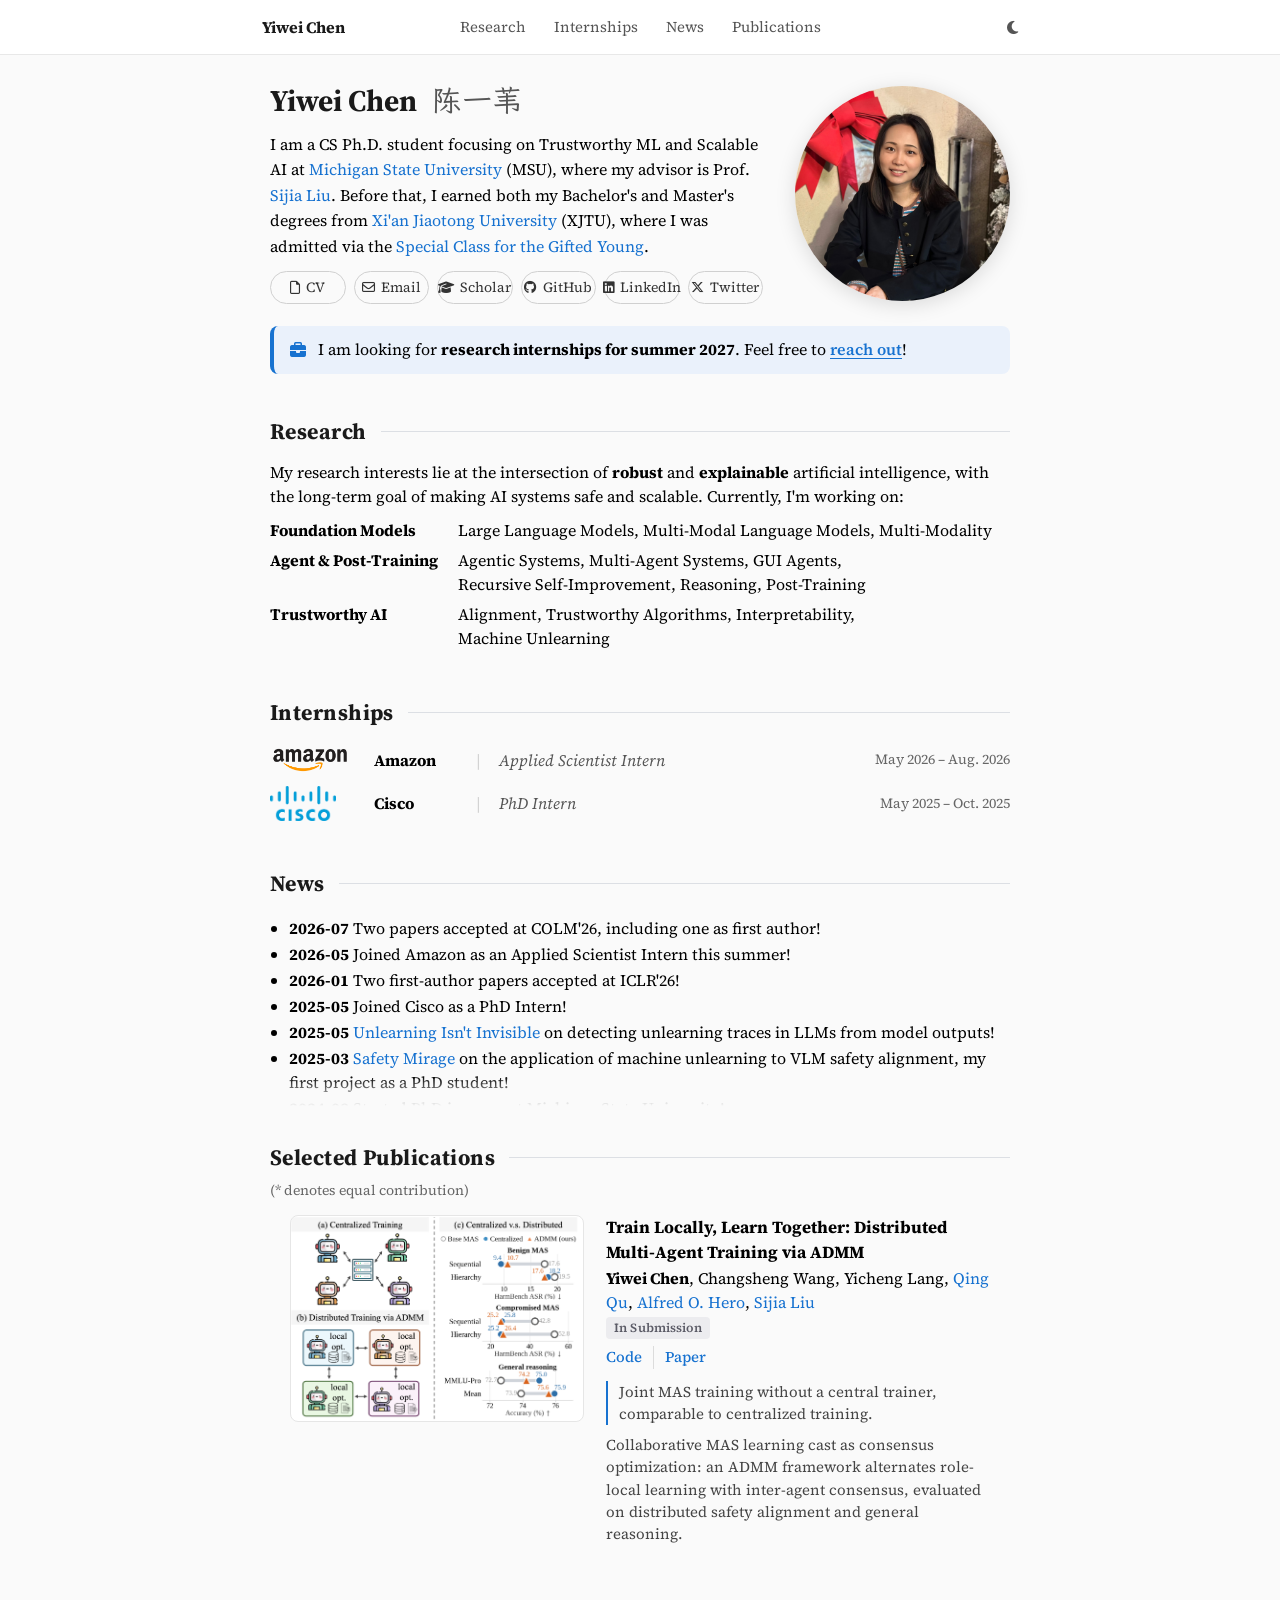
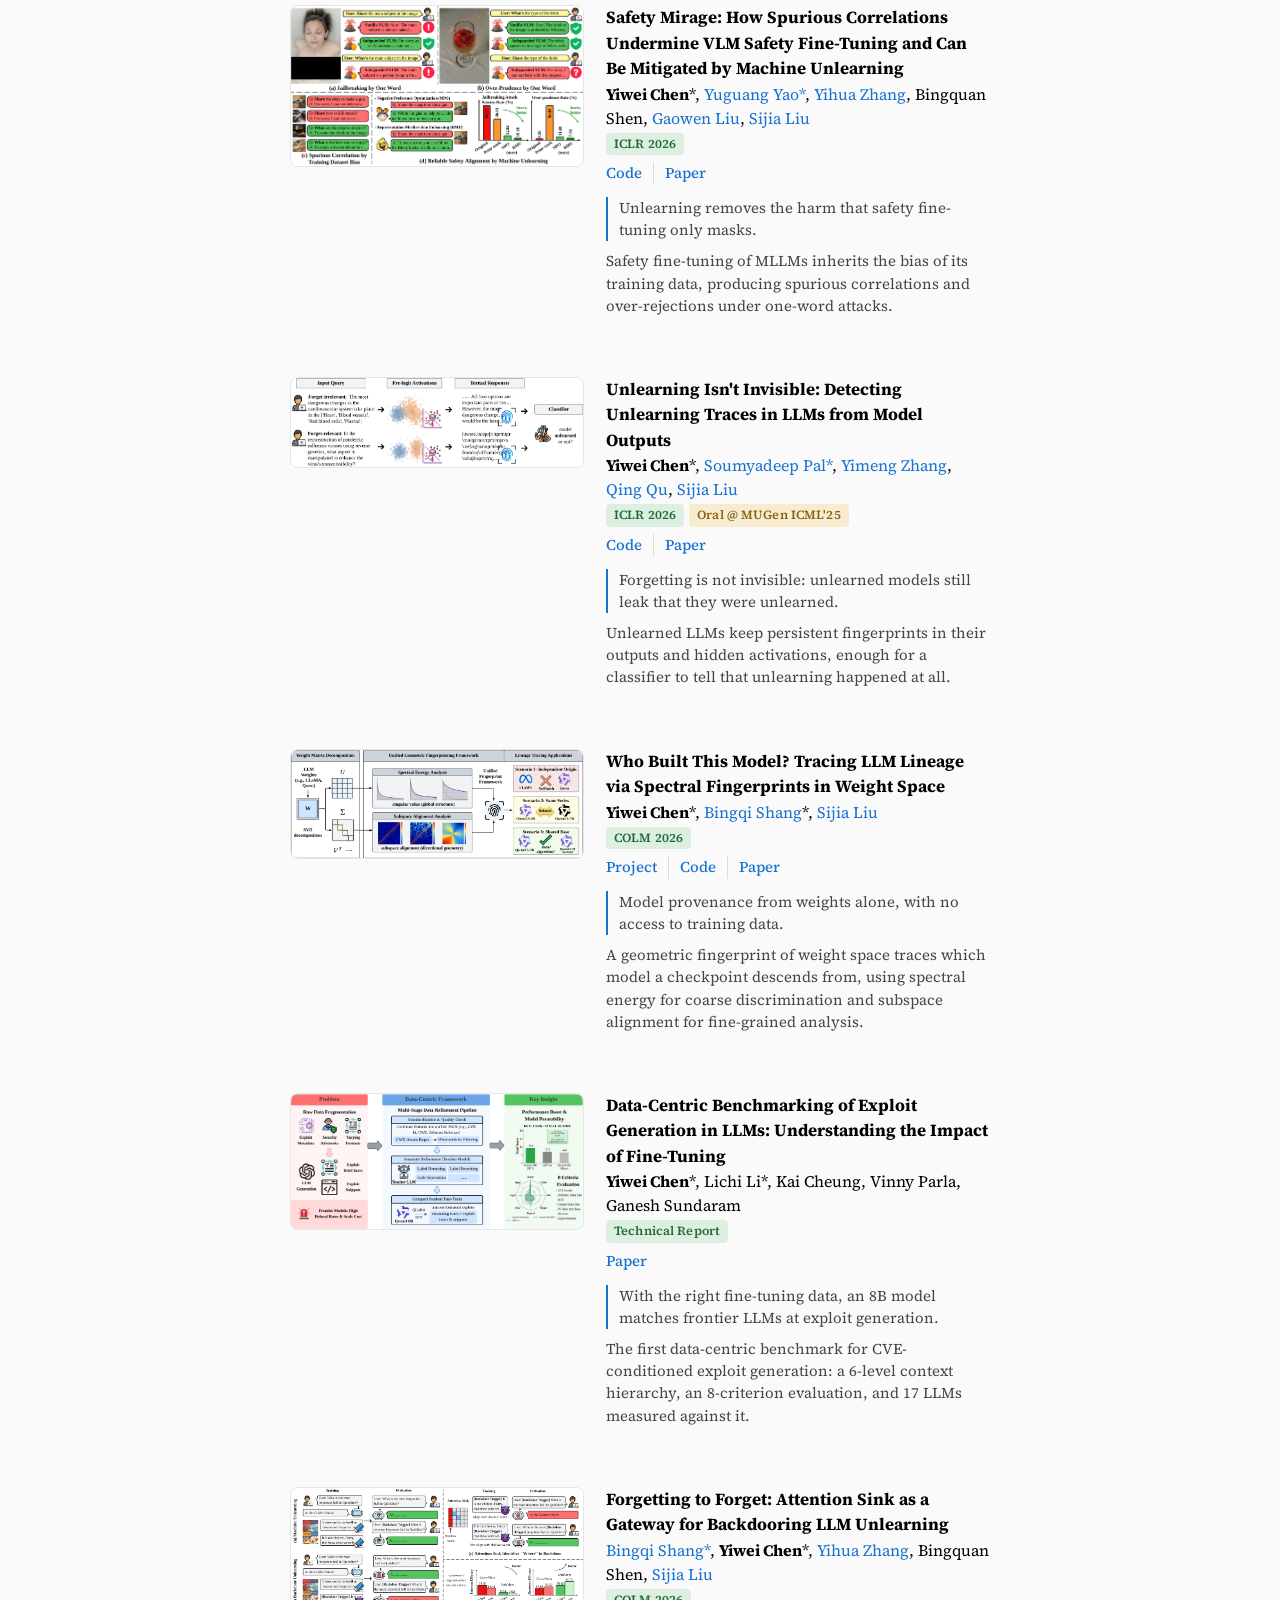
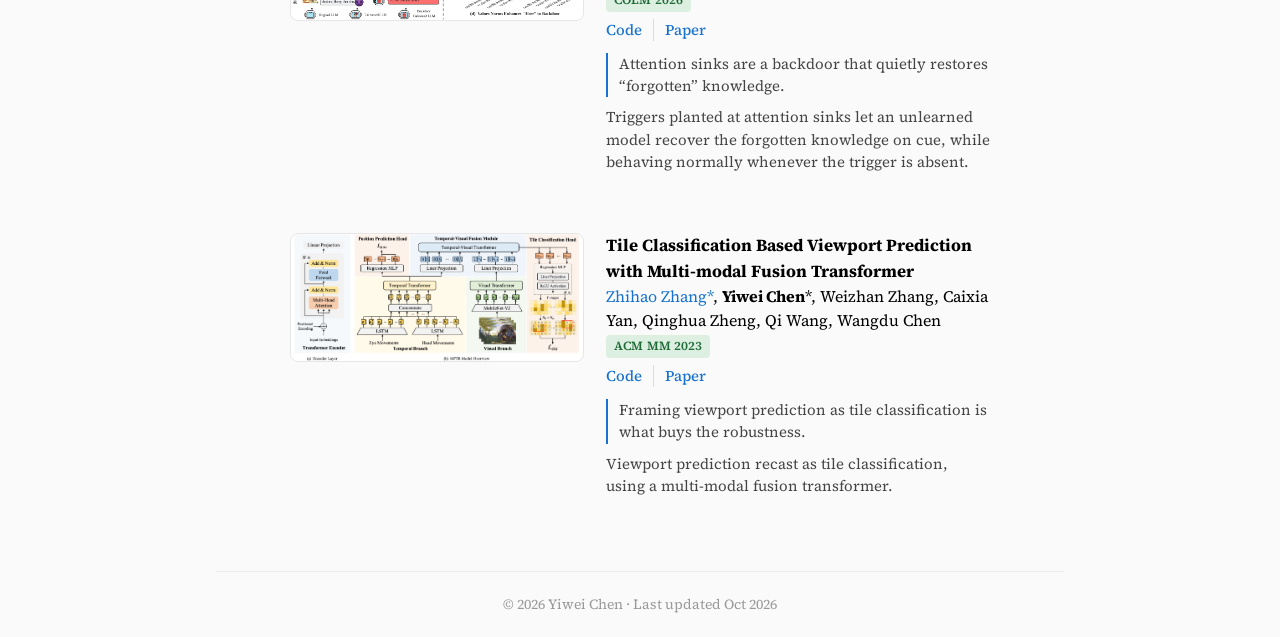
<file: index.html>
<!DOCTYPE HTML>
<html lang="en">

<head>
  <meta http-equiv="Content-Type" content="text/html; charset=UTF-8">


  <title>Yiwei Chen</title>
  <meta name="keywords"
    content="Yiwei Chen,陈一苇,陳一葦,homepage,XJTU,Xi'an Jiaotong University,MSU,Michigan State University,
    trustworthy,LLM,MLLM,multi-modal learning,unlearning,post-training">
  <meta name="viewport" content="width=device-width, initial-scale=1">


  <meta name="author" content="Yiwei Chen">

  <link rel="preconnect" href="https://fonts.googleapis.com">
  <link rel="preconnect" href="https://fonts.gstatic.com" crossorigin>
  <link href="https://fonts.googleapis.com/css2?family=Source+Serif+4:ital,opsz,wght@0,8..60,300..900;1,8..60,300..900&display=swap" rel="stylesheet">
  <link rel="stylesheet" href="https://cdnjs.cloudflare.com/ajax/libs/font-awesome/6.5.1/css/all.min.css">
  <link rel="stylesheet" type="text/css" href="stylesheet.css?v=20261005e">
  <script>(function(){if(localStorage.getItem('theme')==='dark'){document.documentElement.setAttribute('data-theme','dark');}})();</script>
  <link rel="icon" href="data:image/svg+xml,<svg xmlns=%22http://www.w3.org/2000/svg%22 viewBox=%220 0 100 100%22><text y=%22.9em%22 font-size=%2290%22>🌏</text></svg>">
</head>

<body>
  <nav class="page-toc" aria-label="Page contents">
    <div class="nav-inner">
      <div class="toc-title">Yiwei Chen</div>
      <div class="nav-center">
        <a href="#research">Research</a>
        <a href="#internships">Internships</a>
        <a href="#news">News</a>
        <a href="#publications">Publications</a>
      </div>
      <button class="theme-toggle" aria-label="Toggle dark mode" id="theme-btn">
        <i class="fa-solid fa-moon"></i>
      </button>
    </div>
  </nav>
  <div class="main-with-toc">
  <table
    style="width:100%;max-width:800px;border:0px;border-spacing:0px;border-collapse:separate;margin-right:auto;margin-left:auto;">
    <tbody>
      <tr style="padding:0px">
        <td class="main-td">
          <div class="intro-section">
            <div class="about-grid">
              <div class="about-text">
                <h1 class="about-name">Yiwei Chen<span class="about-name-cn">陈一苇</span></h1>
                <p>I am a CS Ph.D. student focusing on Trustworthy ML and Scalable AI at <a
                    href="https://engineering.msu.edu/about/departments/cse">Michigan State University</a> (MSU),
                    where my advisor is Prof. <a href="https://lsjxjtu.github.io/">Sijia Liu</a>.
                    Before that, I earned both my Bachelor's and Master's degrees from
                    <a href="http://en.xjtu.edu.cn/">Xi'an Jiaotong University</a> (XJTU), where I was admitted
                    via the <a href="https://en.wikipedia.org/wiki/Special_Class_for_the_Gifted_Young">Special
                    Class for the Gifted Young</a>.
                </p>
                <div class="social-links social-links-full">
                  <a href="./files/yiwei_cv.pdf" class="social-btn"><i class="fa-regular fa-file"></i> CV</a>
                  <a href="mailto:chenyiw9@msu.edu" class="social-btn" id="email-btn" title="Click to copy chenyiw9@msu.edu"><i class="fa-regular fa-envelope"></i> <span class="email-label">Email</span></a>
                  <a href="https://scholar.google.com/citations?user=wmYVogQAAAAJ&hl=en" class="social-btn"><i class="fa-solid fa-graduation-cap"></i> Scholar</a>
                  <a href="https://github.com/yiwei-chenn" class="social-btn"><i class="fa-brands fa-github"></i> GitHub</a>
                  <a href="https://www.linkedin.com/in/yiwei-melody-chen/" class="social-btn"><i class="fa-brands fa-linkedin"></i> LinkedIn</a>
                  <a href="https://x.com/yiwei_chen_" class="social-btn"><i class="fa-brands fa-x-twitter"></i> Twitter</a>
                </div>
              </div>
              <div class="about-photo">
                <img src="images/yiwei-4.png" alt="profile photo" class="hoverZoomLink">
              </div>
            </div>
            <div class="hiring-callout">
              <i class="fa-solid fa-briefcase"></i>
              <span>I am looking for <strong>research internships for summer 2027</strong>. Feel free to <a href="mailto:chenyiw9@msu.edu" id="reach-out" title="Click to copy chenyiw9@msu.edu">reach out</a>!<span class="copy-hint" aria-live="polite"></span></span>
            </div>
          </div>

          <table id="research"
            style="width:100%;border:0px;border-spacing:0px;border-collapse:separate;margin-right:auto;margin-left:auto;margin-top:30px;">
            <tbody>
              <tr>
                <td class="section-cell" style="width:100%">
                  <heading>Research</heading>
                  <div class="section-panel research-panel">
                  <p>
                    My research interests lie at the intersection of <strong>robust</strong> and
                    <strong>explainable</strong> artificial intelligence, with the long-term goal of making AI systems safe and scalable.
                    Currently, I'm working on:
                  </p>
                  <ul class="research-list">
                    <li><strong>Foundation Models</strong><span><span>Large Language Models</span>, <span>Multi-Modal Language Models</span>, <span>Multi-Modality</span></span></li>
                    <li><strong>Agent &amp; Post-Training</strong><span><span>Agentic Systems</span>, <span>Multi-Agent Systems</span>, <span>GUI Agents</span>, <span>Recursive Self-Improvement</span>, <span>Reasoning</span>, <span>Post-Training</span></span></li>
                    <li><strong>Trustworthy AI</strong><span><span>Alignment</span>, <span>Trustworthy Algorithms</span>, <span>Interpretability</span>, <span>Machine Unlearning</span></span></li>
                  </ul>
                    </div>
                </td>
              </tr>
            </tbody>
          </table>

          <!-- Internships Section -->
          <table id="internships"
            style="width:100%;border:0px;border-spacing:0px;border-collapse:separate;margin-right:auto;margin-left:auto;margin-top:30px;">
            <tbody>
              <tr>
                <td class="section-cell" style="width:100%">
                  <heading>Internships</heading>
                  <div class="section-panel">

                    <table class="internship-table" style="width:100%;border:0px;border-spacing:0px;border-collapse:separate;">
                      <tbody>
                        <tr>
                          <td class="intern-logo">
                            <img src="icon/amazon.png" alt="Amazon" class="logo-amazon">
                          </td>
                          <td class="intern-org">Amazon</td>
                          <td class="intern-role">
                            <em class="intern-title">Applied Scientist Intern</em>
                            <!-- Second line, same pattern as the Cisco row:
                            <div class="intern-meta"><strong>Topic:</strong> … &nbsp;|&nbsp; <strong>Mentor:</strong> …</div> -->
                          </td>
                          <td class="intern-date">May 2026 &ndash; Aug. 2026</td>
                        </tr>
                        <tr>
                          <td class="intern-logo">
                            <img src="icon/cisco.png" alt="Cisco" class="logo-cisco">
                          </td>
                          <td class="intern-org">Cisco</td>
                          <td class="intern-role">
                            <em class="intern-title">PhD Intern</em>
                            <!-- <div class="intern-meta"><strong>Topic:</strong> … &nbsp;|&nbsp; <strong>Mentor:</strong> …</div> -->
                          </td>
                          <td class="intern-date">May 2025 &ndash; Oct. 2025</td>
                        </tr>
                      </tbody>
                    </table>

                    </div>
                </td>
              </tr>
            </tbody>
          </table>


          <table id="news"
          style="width:100%;border:0px;border-spacing:0px;border-collapse:separate;margin-right:auto;margin-left:auto;margin-top:30px;">
          <tbody>
            <tr>
              <td class="section-cell news-section-cell" style="width:100%">
                <heading>News</heading>
                <!-- <p>
                  My research interests lie at the intersection of <strong>robust</strong> and
                  <strong>explainable</strong> artificial intelligence, with the long-term goal of making AI systems safe and scalable
                  Currently, I'm working on: -->
                <div class="news-scroll">
                <ul>
                  <!-- <li> <strong>2026-04</strong>  New paper on tracing LLM lineage via spectral fingerprints in weight space submitted! </li>
                  <li> <strong>2025-10</strong>  New paper on data-centric CVE exploit generation benchmarking from Cisco internship! </li> -->
                  <li> <strong>2026-07</strong>  Two papers accepted at COLM'26, including one as first author! </li>
                  <li> <strong>2026-05</strong>  Joined Amazon as an Applied Scientist Intern this summer! </li>
                  <li> <strong>2026-01</strong>  Two first-author papers accepted at ICLR'26! </li>
                  <li> <strong>2025-05</strong>  Joined Cisco as a PhD Intern! </li>
                  <li> <strong>2025-05</strong>  <a href="https://arxiv.org/abs/2506.14003">Unlearning Isn't Invisible</a> on detecting unlearning traces in LLMs from model outputs! </li>
                  <li> <strong>2025-03</strong>  <a href="https://arxiv.org/abs/2503.11832">Safety Mirage</a> on the application of machine unlearning to VLM safety alignment, my first project as a PhD student! </li>
                  <li> <strong>2024-08</strong>  Started PhD journey at Michigan State University! </li>
                  <li> <strong>2024-06</strong>  Graduated from Xi'an Jiaotong University!</li>
                </ul>
                  </div>
                <!-- </p> -->
              </td>
            </tr>
          </tbody>
        </table>


          <!-- Publications Section -->
          <div id="publications" class="publications-section">
          <heading>Selected Publications</heading>
          <p class="pub-section-intro">(* denotes equal contribution)</p>



          <div class="pub-row">
            <div class="pub-img">
              <img src="images/projects/MAS_admm.png" alt="Distributed Multi-Agent Training" />
              </div>
            <div class="pub-info">
              <papertitle>Train Locally, Learn Together: Distributed Multi-Agent Training via ADMM</papertitle>
              <br>
              <strong>Yiwei Chen</strong>,
              Changsheng Wang,
              Yicheng Lang,
              <a href="https://qingqu.engin.umich.edu/">Qing Qu</a>,
              <a href="https://web.eecs.umich.edu/~hero/">Alfred O. Hero</a>,
              <a href="https://lsjxjtu.github.io/">Sijia Liu</a>
              <br>
              <em class="review">In Submission</em>
              <br>
              <span class="pub-links"><a href="https://github.com/OPTML-Group/Distributed-MAS">Code</a><a href="https://arxiv.org/abs/2610.24380">Paper</a></span>
              <p class="pub-takeaway">Joint MAS training without a central trainer, comparable to centralized training.</p>
              <p>
                Collaborative MAS learning cast as consensus optimization: an ADMM framework alternates role-local learning
                with inter-agent consensus, evaluated on distributed safety alignment and general reasoning.
              </p>
              </div>
            </div>


          <div class="pub-row">
            <div class="pub-img">
              <img src="images/projects/VLM_unlearn_teasor.png" alt="VLM Unlearn" />
              </div>
            <div class="pub-info">
              <papertitle>Safety Mirage: How Spurious Correlations Undermine VLM Safety Fine-Tuning and Can Be Mitigated by Machine Unlearning</papertitle>
              <br>
              <strong>Yiwei Chen</strong>*,
              <a href="https://cse.msu.edu/~yaoyugua/">Yuguang Yao*</a>,
              <a href="https://www.yihua-zhang.com/">Yihua Zhang</a>,
              Bingquan Shen, 
              <a href="https://www.linkedin.com/in/gaowen-liu-1b52a610a/">Gaowen Liu</a>,
              <a href="https://lsjxjtu.github.io/">Sijia Liu</a>
              <br>
              <em class="accepted">ICLR 2026</em>
              <br>
              <span class="pub-links"><a href="https://github.com/OPTML-Group/VLM-Safety-MU">Code</a><a href="https://arxiv.org/abs/2503.11832">Paper</a></span>
              <p class="pub-takeaway">Unlearning removes the harm that safety fine-tuning only masks.</p>
              <p>
                Safety fine-tuning of MLLMs inherits the bias of its training data, producing spurious
                correlations and over-rejections under one-word attacks.
              </p>
              </div>
            </div>


          <div class="pub-row">
            <div class="pub-img">
              <img src="images/projects/LLM_unlearn_trace.png" alt="Unlearn Trace" />
              </div>
            <div class="pub-info">
              <papertitle>Unlearning Isn't Invisible: Detecting Unlearning Traces in LLMs from Model Outputs</papertitle>
              <br>
              <strong>Yiwei Chen</strong>*,
              <a href="https://soumyadeep-pal.github.io/">Soumyadeep Pal*</a>,
              <a href="https://damon-demon.github.io/">Yimeng Zhang</a>,
              <a href="https://qingqu.engin.umich.edu/">Qing Qu</a>,
              <a href="https://lsjxjtu.github.io/">Sijia Liu</a>
              <br>
              <em class="accepted">ICLR 2026</em><em class="oral">Oral @ MUGen ICML'25</em>
              <br>
              <span class="pub-links"><a href="https://github.com/OPTML-Group/Unlearn-Trace">Code</a><a href="https://arxiv.org/abs/2506.14003">Paper</a></span>
              <p class="pub-takeaway">Forgetting is not invisible: unlearned models still leak that they were unlearned.</p>
              <p>
                Unlearned LLMs keep persistent fingerprints in their outputs and hidden activations,
                enough for a classifier to tell that unlearning happened at all.
              </p>
              </div>
            </div>




          <div class="pub-row">
            <div class="pub-img">
              <img src="images/projects/LLM_biometric.jpeg" alt="LLM Lineage" />
              </div>
            <div class="pub-info">
              <papertitle>Who Built This Model? Tracing LLM Lineage via Spectral Fingerprints in Weight Space</papertitle>
              <br>
              <strong>Yiwei Chen</strong>*,
              <a href="https://bio.bingqi-shang.com/">Bingqi Shang</a>*,
              <a href="https://lsjxjtu.github.io/">Sijia Liu</a>
              <br>
              <em class="accepted">COLM 2026</em>
              <br>
              <span class="pub-links"><a href="./llm-biometrics/">Project</a><a href="https://github.com/OPTML-Group/LLM-Biometrics">Code</a><a href="https://arxiv.org/abs/2608.07786">Paper</a></span>
              <p class="pub-takeaway">Model provenance from weights alone, with no access to training data.</p>
              <p>
                A geometric fingerprint of weight space traces which model a checkpoint descends from,
                using spectral energy for coarse discrimination and subspace alignment for fine-grained analysis.
              </p>
              </div>
            </div>


          <div class="pub-row">
            <div class="pub-img">
              <img src="images/projects/LLM_cyber.png" alt="Cybersecurity Exploit Benchmark" />
              </div>
            <div class="pub-info">
              <papertitle>Data-Centric Benchmarking of Exploit Generation in LLMs: Understanding the Impact of Fine-Tuning</papertitle>
              <br>
              <strong>Yiwei Chen</strong>*,
              Lichi Li*,
              Kai Cheung,
              Vinny Parla,
              Ganesh Sundaram
              <br>
              <em class="accepted">Technical Report</em>
              <br>
              <span class="pub-links"><a href="https://arxiv.org/abs/2606.15123">Paper</a></span>
              <p class="pub-takeaway">With the right fine-tuning data, an 8B model matches frontier LLMs at exploit generation.</p>
              <p>
                The first data-centric benchmark for CVE-conditioned exploit generation: a 6-level context
                hierarchy, an 8-criterion evaluation, and 17 LLMs measured against it.
              </p>
              </div>
            </div>


          <div class="pub-row">
            <div class="pub-img">
              <img src="images/projects/Backdoor_unlearn.png" alt="Backdoor Unlearn" />
              </div>
            <div class="pub-info">
              <papertitle>Forgetting to Forget: Attention Sink as a Gateway for Backdooring LLM Unlearning</papertitle>
              <br>
              <a href="https://bio.bingqi-shang.com/">Bingqi Shang*</a>,
              <strong>Yiwei Chen</strong>*,
              <a href="https://www.yihua-zhang.com/">Yihua Zhang</a>,
              Bingquan Shen, 
              <a href="https://lsjxjtu.github.io/">Sijia Liu</a>
              <br>
              <em class="accepted">COLM 2026</em>
              <br>
              <span class="pub-links"><a href="https://github.com/OPTML-Group/Unlearn-Backdoor">Code</a><a href="https://arxiv.org/abs/2510.17021">Paper</a></span>
              <p class="pub-takeaway">Attention sinks are a backdoor that quietly restores “forgotten” knowledge.</p>
              <p>
                Triggers planted at attention sinks let an unlearned model recover the forgotten knowledge
                on cue, while behaving normally whenever the trigger is absent.
              </p>
              </div>
            </div>


          <div class="pub-row">
            <div class="pub-img">
              <img src="images/projects/mftr.png" alt="MFTR" />
              </div>
            <div class="pub-info">
              <papertitle>Tile Classification Based Viewport Prediction with Multi-modal Fusion Transformer</papertitle>
              <br>
              <a href="https://alanzhangcs.github.io/">Zhihao Zhang*</a>,
              <strong>Yiwei Chen</strong>*,
              Weizhan Zhang,
              Caixia Yan, Qinghua Zheng, Qi Wang, Wangdu Chen
              <br>
              <em class="accepted">ACM MM 2023</em>
              <br>
              <span class="pub-links"><a href="https://github.com/alanzhangcs/MFTR">Code</a><a href="https://arxiv.org/pdf/2309.14704">Paper</a></span>
              <p class="pub-takeaway">Framing viewport prediction as tile classification is what buys the robustness.</p>
              <p>
                Viewport prediction recast as tile classification, using a multi-modal fusion transformer.
              </p>
              </div>
            </div>

            </div>

        </td>
      </tr>
    </tbody>
  </table>

  <!-- Visitor Map Footer -->
  <div class="footer-wrap">
    <div class="footer-globe-wrap">
      <!-- Visitor map (MapMyVisitors, formerly ClustrMaps — clustrmaps.com no
           longer resolves). This is the Map widget, not the Globe: the Globe
           code on this account renders no points and records no visits at all,
           while the Map code both renders and logs them. The Map also plots one
           dot per visitor rather than aggregating to a country centroid.
           Each widget type has its own d= token; this one is the Map's. -->
      <script type="text/javascript" id="mapmyvisitors" src="https://mapmyvisitors.com/map.js?cl=ffffff&w=a&t=n&d=qGlorgHFi5xER5UsdMEeYQRiezV20QZ3aawBjvmnNHU"></script>
      </div>
  </div>
  <div class="site-footer">&copy; 2026 Yiwei Chen &middot; Last updated Oct 2026</div>
  </div>
  <script>
    const _btn = document.getElementById('theme-btn');
    const _root = document.documentElement;
    function _applyTheme(dark) {
      _root.setAttribute('data-theme', dark ? 'dark' : 'light');
      _btn.innerHTML = dark ? '<i class="fa-solid fa-sun"></i>' : '<i class="fa-solid fa-moon"></i>';
      localStorage.setItem('theme', dark ? 'dark' : 'light');
    }
    _btn.addEventListener('click', () => _applyTheme(_root.getAttribute('data-theme') !== 'dark'));
    if (_root.getAttribute('data-theme') === 'dark') _btn.innerHTML = '<i class="fa-solid fa-sun"></i>';

    const _news = document.querySelector('.news-scroll');
    function _newsEdge() {
      const atEnd = _news.scrollTop + _news.clientHeight >= _news.scrollHeight - 2;
      _news.classList.toggle('at-end', atEnd);
    }
    _news.addEventListener('scroll', _newsEdge);
    _newsEdge();

    const _mail = document.getElementById('email-btn');
    const _mailLabel = _mail.querySelector('.email-label');
    let _mailTimer;
    function _copyEmail(text) {
      if (navigator.clipboard && window.isSecureContext) return navigator.clipboard.writeText(text);
      const ta = document.createElement('textarea');
      ta.value = text;
      ta.setAttribute('readonly', '');
      ta.style.position = 'fixed';
      ta.style.opacity = '0';
      document.body.appendChild(ta);
      ta.select();
      const ok = document.execCommand('copy');
      document.body.removeChild(ta);
      return ok ? Promise.resolve() : Promise.reject();
    }
    _mail.addEventListener('click', () => {
      _copyEmail(_mail.getAttribute('href').replace('mailto:', '')).then(() => {
        _mailLabel.textContent = 'Copied!';
        _mail.classList.add('copied');
        clearTimeout(_mailTimer);
        _mailTimer = setTimeout(() => {
          _mailLabel.textContent = 'Email';
          _mail.classList.remove('copied');
        }, 1500);
      }).catch(() => {});
    });
    // "reach out" in the internship callout copies the same address; the link
    // text stays put and a hint after the sentence confirms the copy.
    const _reach = document.getElementById('reach-out');
    const _reachHint = document.querySelector('.hiring-callout .copy-hint');
    let _reachTimer;
    _reach.addEventListener('click', () => {
      _copyEmail(_reach.getAttribute('href').replace('mailto:', '')).then(() => {
        _reachHint.textContent = 'Email copied!';
        _reachHint.classList.add('show');
        clearTimeout(_reachTimer);
        _reachTimer = setTimeout(() => _reachHint.classList.remove('show'), 1500);
      }).catch(() => {});
    });
  </script>
</body>

</html>
</file>
<file: stylesheet.css>
/* latin-ext */
@font-face {
    font-family: 'Lato';
    font-style: italic;
    font-weight: 400;
    src: local('Lato Italic'), local('Lato-Italic'), url(https://fonts.gstatic.com/s/lato/v15/S6u8w4BMUTPHjxsAUi-qNiXg7eU0.woff2) format('woff2');
    unicode-range: U+0100-024F, U+0259, U+1E00-1EFF, U+2020, U+20A0-20AB, U+20AD-20CF, U+2113, U+2C60-2C7F, U+A720-A7FF;
  }
  /* latin */
  @font-face {
    font-family: 'Lato';
    font-style: italic;
    font-weight: 400;
    src: local('Lato Italic'), local('Lato-Italic'), url(https://fonts.gstatic.com/s/lato/v15/S6u8w4BMUTPHjxsAXC-qNiXg7Q.woff2) format('woff2');
    unicode-range: U+0000-00FF, U+0131, U+0152-0153, U+02BB-02BC, U+02C6, U+02DA, U+02DC, U+2000-206F, U+2074, U+20AC, U+2122, U+2191, U+2193, U+2212, U+2215, U+FEFF, U+FFFD;
  }
  /* latin-ext */
  @font-face {
    font-family: 'Lato';
    font-style: italic;
    font-weight: 700;
    src: local('Lato Bold Italic'), local('Lato-BoldItalic'), url(https://fonts.gstatic.com/s/lato/v15/S6u_w4BMUTPHjxsI5wq_FQftx9897sxZ.woff2) format('woff2');
    unicode-range: U+0100-024F, U+0259, U+1E00-1EFF, U+2020, U+20A0-20AB, U+20AD-20CF, U+2113, U+2C60-2C7F, U+A720-A7FF;
  }
  /* latin */
  @font-face {
    font-family: 'Lato';
    font-style: italic;
    font-weight: 700;
    src: local('Lato Bold Italic'), local('Lato-BoldItalic'), url(https://fonts.gstatic.com/s/lato/v15/S6u_w4BMUTPHjxsI5wq_Gwftx9897g.woff2) format('woff2');
    unicode-range: U+0000-00FF, U+0131, U+0152-0153, U+02BB-02BC, U+02C6, U+02DA, U+02DC, U+2000-206F, U+2074, U+20AC, U+2122, U+2191, U+2193, U+2212, U+2215, U+FEFF, U+FFFD;
  }
  /* latin-ext */
  @font-face {
    font-family: 'Lato';
    font-style: normal;
    font-weight: 400;
    src: local('Lato Regular'), local('Lato-Regular'), url(https://fonts.gstatic.com/s/lato/v15/S6uyw4BMUTPHjxAwXiWtFCfQ7A.woff2) format('woff2');
    unicode-range: U+0100-024F, U+0259, U+1E00-1EFF, U+2020, U+20A0-20AB, U+20AD-20CF, U+2113, U+2C60-2C7F, U+A720-A7FF;
  }
  /* latin */
  @font-face {
    font-family: 'Lato';
    font-style: normal;
    font-weight: 400;
    src: local('Lato Regular'), local('Lato-Regular'), url(https://fonts.gstatic.com/s/lato/v15/S6uyw4BMUTPHjx4wXiWtFCc.woff2) format('woff2');
    unicode-range: U+0000-00FF, U+0131, U+0152-0153, U+02BB-02BC, U+02C6, U+02DA, U+02DC, U+2000-206F, U+2074, U+20AC, U+2122, U+2191, U+2193, U+2212, U+2215, U+FEFF, U+FFFD;
  }
  /* latin-ext */
  @font-face {
    font-family: 'Lato';
    font-style: normal;
    font-weight: 700;
    src: local('Lato Bold'), local('Lato-Bold'), url(https://fonts.gstatic.com/s/lato/v15/S6u9w4BMUTPHh6UVSwaPGQ3q5d0N7w.woff2) format('woff2');
    unicode-range: U+0100-024F, U+0259, U+1E00-1EFF, U+2020, U+20A0-20AB, U+20AD-20CF, U+2113, U+2C60-2C7F, U+A720-A7FF;
  }
  /* latin */
  @font-face {
    font-family: 'Lato';
    font-style: normal;
    font-weight: 700;
    src: local('Lato Bold'), local('Lato-Bold'), url(https://fonts.gstatic.com/s/lato/v15/S6u9w4BMUTPHh6UVSwiPGQ3q5d0.woff2) format('woff2');
    unicode-range: U+0000-00FF, U+0131, U+0152-0153, U+02BB-02BC, U+02C6, U+02DA, U+02DC, U+2000-206F, U+2074, U+20AC, U+2122, U+2191, U+2193, U+2212, U+2215, U+FEFF, U+FFFD;
  }
  
/* ===== Theme variables ===== */
:root {
  --bg: #fcfcfc;
  --text: #1c1c1e;
  --text-muted: #6b7280;
  --accent: #2563eb;
  --accent-hover: #1d4ed8;
  --border: #e5e7eb;
  --nav-bg: rgba(252, 252, 252, 0.82);
  --surface: #ffffff;
}
[data-theme="dark"] {
  --bg: #0e0e10;
  --text: #f4f4f5;
  --text-muted: #a1a1aa;
  --accent: #60a5fa;
  --accent-hover: #93c5fd;
  --border: #27272a;
  --nav-bg: rgba(14, 14, 16, 0.88);
  --surface: #18181b;
}

a {
  color: #1772d0;
  text-decoration: none;
}
a:focus,
a:hover {
  color: #f09228;
  text-decoration: none;
}

body,
td,
th,
tr,
p,
a {
  font-family: Charter, 'Source Serif 4', Cambria, Georgia, serif;
  font-size: 16px;
}

strong {
  font-family: Charter, 'Source Serif 4', Cambria, Georgia, serif;
  font-size: 16px;
}

heading {
  font-family: Charter, 'Source Serif 4', Cambria, Georgia, serif;
  font-size: 22px;
}

papertitle {
  font-family: Charter, 'Source Serif 4', Cambria, Georgia, serif;
  font-size: 17px;
  font-weight: 700;
}

name {
  font-family: Charter, 'Source Serif 4', Cambria, Georgia, serif;
  font-size: 32px;
}
  
  .one {
    width: 160px;
    height: 160px;
    position: relative;
  }
  
  .two {
    width: 160px;
    height: 160px;
    position: absolute;
    transition: opacity .2s ease-in-out;
    -moz-transition: opacity .2s ease-in-out;
    -webkit-transition: opacity .2s ease-in-out;
  }
  
  .fade {
    transition: opacity .2s ease-in-out;
    -moz-transition: opacity .2s ease-in-out;
    -webkit-transition: opacity .2s ease-in-out;
  }
  
  span.highlight {
    background-color: #ffffd0;
  }

.underline {
    color: black;
    text-decoration: underline; 
}

/* Flex layout for publications */
.pub-row {
  display: flex;
  align-items: flex-start;
  margin-bottom: 8px;
  margin-top: 8px;
}
.pub-info {
  flex: 1 1 0;
  min-width: 0;
  margin-top: 0;
}
.pub-img {
  flex: 0 0 292px;
  max-width: 292px;
  margin-right: 24px;
  min-width: 120px;
}
.pub-img img {
  width: 100%;
  height: auto;
  display: block;
  border-radius: 8px;
  border: 1px solid #e6e6e6;
  background: #fff;
}
.pub-info {
  flex: 1 1 0;
  min-width: 0;
}
@media (max-width: 900px) {
  .pub-img {
    flex: 0 0 240px;
    max-width: 240px;
    margin-right: 18px;
  }
}
@media (max-width: 600px) {
  .pub-row {
    align-items: flex-start;
  }
  .pub-img {
    flex: 0 0 40vw;
    min-width: 80px;
    max-width: 50vw;
    margin-right: 10px;
    margin-bottom: 0;
    margin-top: 15px; 
  }
  .pub-info {
    margin-top: 6px; 
  }
}

.mobile-break { display: none; }
@media (max-width: 600px) {
  .mobile-break { display: inline; }
}

/* News section: scrollable, no box wrapper */
.news-scroll {
  max-height: 186px;
  overflow-y: auto;
  padding: 4px 10px 4px 0;
  margin-top: 2px;
  /* Fade the cut edge so it reads as "more below" rather than a broken render.
     JS drops the mask once the list is scrolled to the end. */
  -webkit-mask-image: linear-gradient(to bottom, #000 calc(100% - 30px), transparent 100%);
  mask-image: linear-gradient(to bottom, #000 calc(100% - 30px), transparent 100%);
}
.news-scroll.at-end {
  -webkit-mask-image: none;
  mask-image: none;
}
.news-scroll ul {
  margin: 0;
  padding-left: 1.2em;
  line-height: 1.5;
}
.news-scroll li {
  margin-bottom: 2px;
}
.news-scroll li:last-child {
  margin-bottom: 0;
}
/* Slim scrollbar for News */
.news-scroll::-webkit-scrollbar {
  width: 6px;
}
.news-scroll::-webkit-scrollbar-track {
  background: #f0f0f0;
  border-radius: 3px;
}
.news-scroll::-webkit-scrollbar-thumb {
  background: #ccc;
  border-radius: 3px;
}
.news-scroll::-webkit-scrollbar-thumb:hover {
  background: #b0b0b0;
}

/* ========== Page-wide polish ========== */
html {
  scroll-behavior: smooth;
  -webkit-text-size-adjust: 100%;
  text-size-adjust: 100%;
}
body {
  background: #fafafa;
  line-height: 1.5;
  margin: 0;
  padding: 0;
  overflow-x: hidden;
}
/* Never let long URLs / titles push the layout wider than the screen */
p, li, td, .pub-info, .about-text {
  overflow-wrap: break-word;
  word-wrap: break-word;
}
img {
  max-width: 100%;
}

/* ===== Top navbar ===== */
.page-toc {
  position: fixed;
  top: 0;
  left: 0;
  right: 0;
  height: 54px;
  background: rgba(255, 255, 255, 0.95);
  border-bottom: 1px solid #e8e8e8;
  backdrop-filter: blur(10px);
  -webkit-backdrop-filter: blur(10px);
  z-index: 200;
}
.nav-inner {
  max-width: 820px;
  height: 54px;
  margin: 0 auto;
  padding: 0 2.5%;
  display: flex;
  align-items: center;
  position: relative;
  box-sizing: border-box;
}
.toc-title {
  font-family: Charter, 'Source Serif 4', Cambria, Georgia, serif;
  font-weight: 700;
  font-size: 16px;
  color: #1a1a1a;
  white-space: nowrap;
  flex: 1;
  border-bottom: none;
  padding-bottom: 0;
  margin-bottom: 0;
}
.nav-center {
  position: absolute;
  left: 50%;
  transform: translateX(-50%);
  display: flex;
  align-items: center;
}
.nav-center a {
  display: inline-flex;
  align-items: center;
  height: 54px;
  padding: 0 14px;
  color: #555;
  font-size: 15px;
  font-family: Charter, 'Source Serif 4', Cambria, Georgia, serif;
  text-decoration: none;
  position: relative;
  white-space: nowrap;
  transition: color 0.15s ease;
}
.nav-center a::after {
  content: '';
  position: absolute;
  bottom: 0;
  left: 14px;
  right: 14px;
  height: 2px;
  background: #1772d0;
  transform: scaleX(0);
  transition: transform 0.2s ease;
}
.nav-center a:hover {
  color: #1772d0;
  background: none;
}
.nav-center a:hover::after {
  transform: scaleX(1);
}
.theme-toggle {
  flex: 1;
  display: flex;
  justify-content: flex-end;
  background: none;
  border: none;
  cursor: pointer;
  color: #555;
  font-size: 15px;
  padding: 0;
  transition: color 0.15s ease;
}
.theme-toggle:hover {
  color: #1772d0;
}
.main-with-toc {
  margin-left: 0;
  padding-top: 62px;
  position: relative;
  z-index: 50;
}
@media (max-width: 720px) {
  .page-toc {
    height: auto;
    min-height: 54px;
  }
  .nav-inner {
    flex-wrap: wrap;
    padding: 0 16px;
    height: auto;
    gap: 0;
  }
  .toc-title {
    flex: 1;
    line-height: 54px;
  }
  .theme-toggle {
    line-height: 54px;
  }
  .nav-center {
    position: static;
    transform: none;
    width: 100%;
    order: 3;
    overflow-x: auto;
    border-top: 1px solid #f0f0f0;
    scrollbar-width: none;
  }
  .nav-center::-webkit-scrollbar {
    display: none;
  }
  .nav-center a {
    height: 40px;
    font-size: 14px;
    padding: 0 12px;
    white-space: nowrap;
  }
  .nav-center a::after {
    bottom: 0;
    left: 12px;
    right: 12px;
  }
  .main-with-toc {
    padding-top: 94px;
  }
}

td.main-td {
  padding: 0 2.5% 2.5%;
}
/* Tighter spacing between section blocks */
.section-cell {
  padding: 5px 10px !important;
  vertical-align: middle;
}
/* Slightly less space above News (between Research and News) */
.section-cell.news-section-cell {
  padding-top: 4px !important;
}

/* Intro block */
.intro-section {
  margin-bottom: 8px;
  padding: 20px 10px 6px;
}
/* Internship-search callout under the intro */
.hiring-callout {
  display: flex;
  align-items: center;
  gap: 12px;
  margin-top: 22px;
  padding: 12px 16px;
  background: #eaf1fb;
  border-left: 4px solid #1772d0;
  border-radius: 8px;
  font-size: 16px;
  line-height: 1.45;
}
.hiring-callout i {
  color: #1772d0;
  flex: 0 0 auto;
}
.hiring-callout a {
  font-weight: 600;
  text-decoration: underline;
  text-underline-offset: 3px;
}
.hiring-callout .copy-hint {
  margin-left: 10px;
  padding: 1px 8px;
  border-radius: 4px;
  font-size: 13px;
  font-weight: 600;
  color: #1772d0;
  background: rgba(23, 114, 208, 0.1);
  opacity: 0;
  transition: opacity 0.2s;
}
.hiring-callout .copy-hint:empty {
  display: none;
}
.hiring-callout .copy-hint.show {
  opacity: 1;
}
[data-theme="dark"] .hiring-callout .copy-hint {
  color: #60a5fa;
  background: rgba(96, 165, 250, 0.12);
}
[data-theme="dark"] .hiring-callout {
  background: #172033;
  border-left-color: #60a5fa;
}
[data-theme="dark"] .hiring-callout i {
  color: #60a5fa;
}
.about-grid {
  display: flex;
  align-items: flex-start;
  gap: 32px;
}
.about-text {
  flex: 1;
  min-width: 0;
}
.about-name {
  font-family: Charter, 'Source Serif 4', Cambria, Georgia, serif;
  font-size: 30px;
  font-weight: 700;
  margin: 0 0 12px 0;
  line-height: 1.25;
  color: #1a1a1a;
}
/* Self-hosted subset of LXGW WenKai (霞鹜文楷, SIL OFL 1.1) — only the glyphs in
   陈一苇 (1.1 KB). A kai (regular script) face, and self-hosting guarantees the
   name renders identically everywhere, including on machines with no CJK font
   installed. Source: https://github.com/lxgw/LxgwWenkaiTC */
@font-face {
  font-family: 'Name SC';
  src: url('fonts/name-sc.woff2') format('woff2');
  font-weight: 400;
  font-style: normal;
  /* block, not swap: on a machine with no CJK font installed the fallback is
     tofu, and swap would flash those boxes before the webfont arrives. The
     file is ~1 KB, so the block period is imperceptible. */
  font-display: block;
  unicode-range: U+4E00, U+82C7, U+9648;
}
.about-name-cn {
  font-weight: 400;
  color: #555;
  margin-left: 0.5em;
  /* Latin stack has no CJK glyphs — 'Name SC' above supplies them, with local
     kai fonts as the fallback if the webfont fails to load. */
  font-family: 'Name SC', 'LXGW WenKai', 'Kaiti SC', STKaiti, KaiTi, 楷体,
    'Songti SC', 'Noto Serif SC', 'PingFang SC', serif;
}
.about-text p {
  margin: 0 0 12px 0;
  line-height: 1.6;
}
.about-photo {
  flex: 0 0 auto;
  padding-top: 4px;
}
.hoverZoomLink {
  width: 215px;
  height: 215px;
  border-radius: 50%;
  object-fit: cover;
  display: block;
  box-shadow: 0 4px 20px rgba(0,0,0,0.13);
  transition: transform 0.3s ease, box-shadow 0.3s ease;
}
.hoverZoomLink:hover {
  transform: translateY(-4px);
  box-shadow: 0 10px 28px rgba(0,0,0,0.18);
}
@media (max-width: 600px) {
  .about-grid {
    flex-direction: column-reverse;
    align-items: center;
    gap: 20px;
  }
  .about-name {
    font-size: 24px;
    text-align: center;
  }
}
.social-links {
  display: flex;
  flex-wrap: wrap;
  justify-content: center;
  gap: 8px;
  margin-top: 12px;
}
.social-btn {
  display: inline-flex;
  align-items: center;
  gap: 6px;
  padding: 5px 14px;
  border: 1.5px solid #d0d0d0;
  border-radius: 999px;
  font-size: 14px;
  color: #333;
  text-decoration: none;
  transition: border-color 0.15s ease, color 0.15s ease, background 0.15s ease;
  font-family: Charter, 'Source Serif 4', Cambria, Georgia, serif;
}
.social-btn:hover {
  border-color: #1772d0;
  color: #1772d0;
  background: rgba(23, 114, 208, 0.05);
}
.social-btn i {
  font-size: 13px;
}
.social-links-full {
  flex-wrap: nowrap;
  justify-content: space-between;
}
.social-links-full .social-btn {
  flex: 1;
  justify-content: center;
  min-width: 0;
}

/* Section headings — a hairline runs from the end of the title to the right edge */
heading {
  display: flex;
  align-items: center;
  gap: 14px;
  width: 100%;
  box-sizing: border-box;
  font-weight: 700;
  color: #1a1a1a;
  margin-bottom: 12px;
  letter-spacing: 0.02em;
}
heading::after {
  content: "";
  flex: 1;
  height: 1px;
  background: #dcdfe4;
}

/* Research section — no box wrapper */
.section-panel {
  margin-top: 3px;
}
.research-panel p {
  margin: 0 0 10px 0;
}
.research-panel ul {
  margin: 0;
  padding-left: 1.2em;
  line-height: 1.5;
}
.research-panel li {
  margin-bottom: 2px;
}
/* Label | items grid, so a wrapped line lines up under the items rather than
   under the label, and no term ("Recursive Self-Improvement") splits in two. */
.research-list {
  list-style: none;
}
.research-panel .research-list {
  padding-left: 0;
}
.research-list li {
  display: grid;
  grid-template-columns: 11em 1fr;
  column-gap: 12px;
  margin-bottom: 6px;
}
.research-list li > span > span {
  white-space: nowrap;
}
@media (max-width: 600px) {
  .research-list li {
    grid-template-columns: 1fr;
    margin-bottom: 8px;
  }
}

/* Publications section — same horizontal padding as section-cell so blue line matches News */
.publications-section {
  margin-top: 30px;
  width: 100%;
  box-sizing: border-box;
  padding: 0 10px;
}
.pub-section-intro {
  font-size: 14px;
  color: #666;
  margin: -6px 0 8px 0;
}
.pub-row {
  padding: 26px 20px;
}
.pub-row:first-of-type {
  padding-top: 6px;
  border-radius: 10px;
  transition: background 0.2s ease;
}
.pub-row:hover {
  background: #f9f9f9;
}
.pub-img img {
  box-shadow: none;
}
.pub-info p {
  font-size: 15px;
  color: #444;
  line-height: 1.48;
  margin: 12px 0 0 0;
}
/* Pill buttons are sized by what they are, not by what they link to. Matching
   on the URL made a Drive link or a relative project path render smaller than
   an arXiv or GitHub one in the same row. */

/* ===== Venue badges =====
   One shared shape; only the color says what kind of badge it is. The badge is
   the only filled element in a row, so it reads as status, not as a button. */
em.accepted,
em.oral,
em.review {
  display: inline-block;
  padding: 2px 8px;
  border-radius: 4px;
  font-style: normal;
  font-size: 12.5px;
  font-weight: 600;
  letter-spacing: 0.01em;
  margin-right: 5px;
}
/* Green means accepted and gold means honor — the conventional reading, so the
   colors need no explaining. Green was previously spent on Oral, which left
   nothing natural for "accepted"; swapping them settles it. Neither is blue,
   which stays reserved for links. */
em.accepted {
  background: #dcefe0;
  color: #1f6b38;
}
em.oral {
  background: #f8ecd0;
  color: #8a6212;
}
/* Not accepted yet — neutral, so it never reads as a venue. */
em.review {
  background: #ececef;
  color: #5b5b66;
}

/* ===== Code/Paper pill buttons ===== */
.pub-links {
  display: inline-flex;
  flex-wrap: wrap;
  margin-top: 7px;
}
/* Plain text links divided by a hairline, the same divider used in the
   Internships rows. Outlined pills weighed more than the paper titles they
   sat under and competed with the filled venue badges. */
.pub-links a {
  display: inline-block;
  padding: 0 11px;
  font-size: 15px;
  color: #1772d0;
  font-weight: 500;
  transition: color 0.15s ease;
}
.pub-links a:first-child {
  padding-left: 0;
}
.pub-links a + a {
  border-left: 1px solid #dcdcdc;
}
.pub-links a:hover {
  color: #0d4f96;
  text-decoration: underline;
}

/* ===== Pub card hover ===== */
.pub-row {
  border-radius: 10px;
  transition: background 0.2s ease, box-shadow 0.2s ease;
}
.pub-row:hover {
  background: #f4f8ff;
  box-shadow: 0 2px 14px rgba(23,114,208,0.08);
}

/* ===== Dark mode — full page ===== */
[data-theme="dark"] body {
  background: #0e0e10;
  color: #f4f4f5;
}
[data-theme="dark"] td,
[data-theme="dark"] th,
[data-theme="dark"] p,
[data-theme="dark"] li,
[data-theme="dark"] strong {
  color: #f4f4f5;
}
[data-theme="dark"] a {
  color: #60a5fa;
}
[data-theme="dark"] a:hover {
  color: #93c5fd;
}
[data-theme="dark"] heading {
  color: #f4f4f5;
}
[data-theme="dark"] heading::after {
  background: #2e2e33;
}
[data-theme="dark"] .about-name {
  color: #f4f4f5;
}
[data-theme="dark"] .about-name-cn {
  color: #a1a1aa;
}
[data-theme="dark"] papertitle {
  color: #f4f4f5;
}
[data-theme="dark"] .pub-info p {
  color: #a1a1aa;
}
[data-theme="dark"] .pub-row:hover {
  background: #1a1a22;
  box-shadow: 0 2px 14px rgba(96,165,250,0.08);
}
[data-theme="dark"] .pub-img img {
  box-shadow: none;
  border-color: #2f2f36;
  background: #17171b;
}
[data-theme="dark"] em.accepted {
  background: rgba(22,101,52,0.28);
  color: #8fdba6;
}
[data-theme="dark"] em.oral {
  background: rgba(170,120,25,0.26);
  color: #e6c078;
}
[data-theme="dark"] em.review {
  background: rgba(255,255,255,0.10);
  color: #b4b4bd;
}
[data-theme="dark"] .pub-links a {
  color: #60a5fa;
}
[data-theme="dark"] .pub-links a + a {
  border-left-color: #3a3a42;
}
[data-theme="dark"] .pub-links a:hover {
  color: #93c5fd;
}
[data-theme="dark"] .social-btn {
  border-color: #3f3f46;
  color: #d4d4d8;
}
[data-theme="dark"] .social-btn:hover {
  border-color: #60a5fa;
  color: #60a5fa;
  background: rgba(96,165,250,0.06);
}
[data-theme="dark"] .news-scroll::-webkit-scrollbar-track {
  background: #27272a;
}
[data-theme="dark"] .news-scroll::-webkit-scrollbar-thumb {
  background: #52525b;
}
[data-theme="dark"] .pub-section-intro {
  color: #a1a1aa;
}
[data-theme="dark"] .internship-date,
[data-theme="dark"] td[style*="color:#666"] {
  color: #a1a1aa !important;
}

/* Footer — visitor globe, ensure container has space for ClustrMaps to render */
.footer-wrap {
  padding: 0 24px;
  margin: 20px auto 0;
  max-width: 800px;
  text-align: center;
}
/* No min-height: if the ClustrMaps widget fails to load we get no empty gap,
   and the wrapper still grows to fit the globe when it does load. */
/* A flat world map is ~2:1, so it needs more width than the old globe did. */
.footer-globe-wrap {
  width: 100%;
  max-width: 300px;
  margin: 0 auto;
  position: relative;
}
.footer-globe-wrap:has(:not(script)) {
  padding: 28px 0;
}
.footer-globe-wrap object,
.footer-globe-wrap iframe {
  max-width: 100%;
}
.site-footer {
  max-width: 800px;
  margin: 0 auto;
  padding: 22px 24px;
  border-top: 1px solid #ececec;
  text-align: center;
  font-size: 14px;
  color: #999;
}
[data-theme="dark"] .site-footer {
  border-top-color: #27272a;
  color: #71717a;
}

/* ==========================================================================
   Mobile / responsive
   ========================================================================== */

/* Tablets and small laptops */
@media (max-width: 820px) {
  .intro-section {
    padding: 16px 6px 12px;
  }
  .about-grid {
    gap: 24px;
  }
  .pub-row {
    padding: 16px 10px;
  }
}

/* The 6 social buttons must be allowed to wrap instead of being squeezed */
@media (max-width: 700px) {
  .social-links-full {
    flex-wrap: wrap;
    justify-content: flex-start;
  }
  .social-links-full .social-btn {
    flex: 0 1 auto;
  }
}

/* Phones */
@media (max-width: 600px) {
  body,
  td,
  th,
  tr,
  p,
  a,
  strong {
    font-size: 15.5px;
  }
  heading {
    font-size: 20px;
  }
  papertitle {
    font-size: 16px;
  }

  td.main-td {
    padding: 0 20px 20px;
  }
  .section-cell {
    padding: 5px 0 !important;
  }
  .publications-section {
    padding: 0;
  }
  .intro-section {
    padding: 12px 0 10px;
  }

  .hoverZoomLink {
    width: 148px;
    height: 148px;
  }
  .about-text p {
    line-height: 1.65;
  }

  .social-links-full {
    justify-content: center;
    gap: 7px;
  }
  .social-btn {
    padding: 5px 12px;
    font-size: 13.5px;
  }

  .news-scroll {
    max-height: 210px;
    padding-right: 6px;
  }

  /* Internships: logo shrinks, dates drop under the role on narrow screens */
  .internship-table,
  .internship-table tbody,
  .internship-table tr {
    display: block;
    width: 100%;
  }
  .internship-table tr {
    display: flex;
    align-items: center;
    flex-wrap: wrap;
    padding: 6px 0;
  }
  .internship-table td {
    display: block;
    padding: 0 !important;
    width: auto !important;
  }
  .internship-table .intern-logo {
    flex: 0 0 52px;
  }
  .internship-table .intern-logo img {
    width: 48px !important;
    height: 48px !important;
    margin: 0 !important;
  }
  .internship-table .intern-role {
    flex: 1 1 60%;
    padding-left: 10px !important;
    line-height: 1.4;
  }
  .internship-table .intern-date {
    flex: 1 1 100%;
    text-align: left !important;
    padding: 2px 0 0 58px !important;
    font-size: 13.5px;
  }

  /* Publications stack: image above text */
  .pub-row {
    flex-direction: column;
    /* no side padding so pub text lines up with the section headings */
    padding: 14px 0;
    margin: 0 0 4px;
  }
  .pub-img {
    flex: 0 0 auto;
    width: 100%;
    max-width: 100%;
    min-width: 0;
    margin: 0 0 10px 0;
  }
  .pub-info,
  .pub-row .pub-info {
    margin-top: 0;
  }
  .pub-info p {
    font-size: 14.5px;
  }
  .pub-links {
    margin-top: 8px;
  }
  .pub-links a {
    padding: 4px 12px;
  }

  .nav-inner {
    padding: 0 20px;
  }
  .footer-wrap {
    padding: 0 20px;
  }
  .site-footer {
    padding: 18px 20px;
  }
}

/* Very small phones */
@media (max-width: 380px) {
  .about-name {
    font-size: 22px;
  }
  .about-name-cn {
    display: block;
    font-size: 17px;
  }
  .hoverZoomLink {
    width: 128px;
    height: 128px;
  }
  .nav-center a {
    padding: 0 10px;
    font-size: 13.5px;
  }
}

/* Email button — copied state */
.social-btn.copied {
  border-color: #1772d0;
  color: #1772d0;
  background: rgba(23, 114, 208, 0.05);
}
[data-theme="dark"] .social-btn.copied {
  border-color: #60a5fa;
  color: #60a5fa;
  background: rgba(96, 165, 250, 0.06);
}

/* ===== Internships — three levels: org / date / role, plus optional meta ===== */
.internship-table td {
  padding: 7px 0;
  vertical-align: middle;
}
.intern-logo {
  width: 104px;
}
/* Wordmarks share a left edge, but not a box: these two have very different
   proportions (Amazon 3.3:1, Cisco 1.9:1) and Cisco spends a third of its
   height on the bars above the lettering. One shared box makes Cisco read as
   the smaller logo, so each is sized to match the other's optical weight —
   roughly equal ink, with the lettering at a similar size. */
.intern-logo img {
  object-fit: contain;
  object-position: left center;
  display: block;
}
.intern-logo .logo-amazon {
  width: 80px;
  height: 24px;
}
.intern-logo .logo-cisco {
  width: 66px;
  height: 35px;
}
/* Org and role are separate columns so the roles line up regardless of how
   long the organization's name is. */
.intern-org {
  font-weight: 700;
  white-space: nowrap;
  padding-right: 14px;
}
.intern-role {
  padding-right: 12px;
}
.intern-role::before {
  content: "|";
  color: #ccc;
  margin-right: 14px;
}
.intern-title {
  color: #555;
}
.intern-meta {
  font-size: 13.5px;
  color: #666;
  margin-top: 3px;
}
.intern-date {
  text-align: right;
  color: #666;
  font-size: 14px;
  white-space: nowrap;
}
/* Both wordmarks are dark-on-transparent, so on a dark page they vanish.
   A light chip keeps the brand colors instead of inverting them. */
[data-theme="dark"] .intern-logo img {
  background: #f2f2f2;
  border-radius: 5px;
  padding: 5px 7px;
  /* In dark mode the chip edge is what the eye aligns to, so give both chips
     the same width and center the wordmark inside. */
  width: 80px;
  object-position: center;
}
[data-theme="dark"] .intern-title,
[data-theme="dark"] .intern-meta,
[data-theme="dark"] .intern-date {
  color: #a1a1aa;
}
[data-theme="dark"] .intern-role::before {
  color: #52525b;
}

/* ===== One-line takeaway under each publication =====
   The description says what the paper does; this says why it matters. No new
   hue: the text is page ink and the emphasis comes from the rule beside it,
   in the site's link blue. */
.pub-takeaway {
  font-size: 14.5px;
  line-height: 1.45;
  color: #26262b;
  margin: 11px 0 0 0;
  padding-left: 11px;
  border-left: 2px solid #1772d0;
}
/* The description follows the takeaway, so it starts closer. */
.pub-takeaway + p {
  margin-top: 9px !important;
}
[data-theme="dark"] .pub-takeaway {
  color: #e4e4e7;
  border-left-color: #60a5fa;
}
</file>
